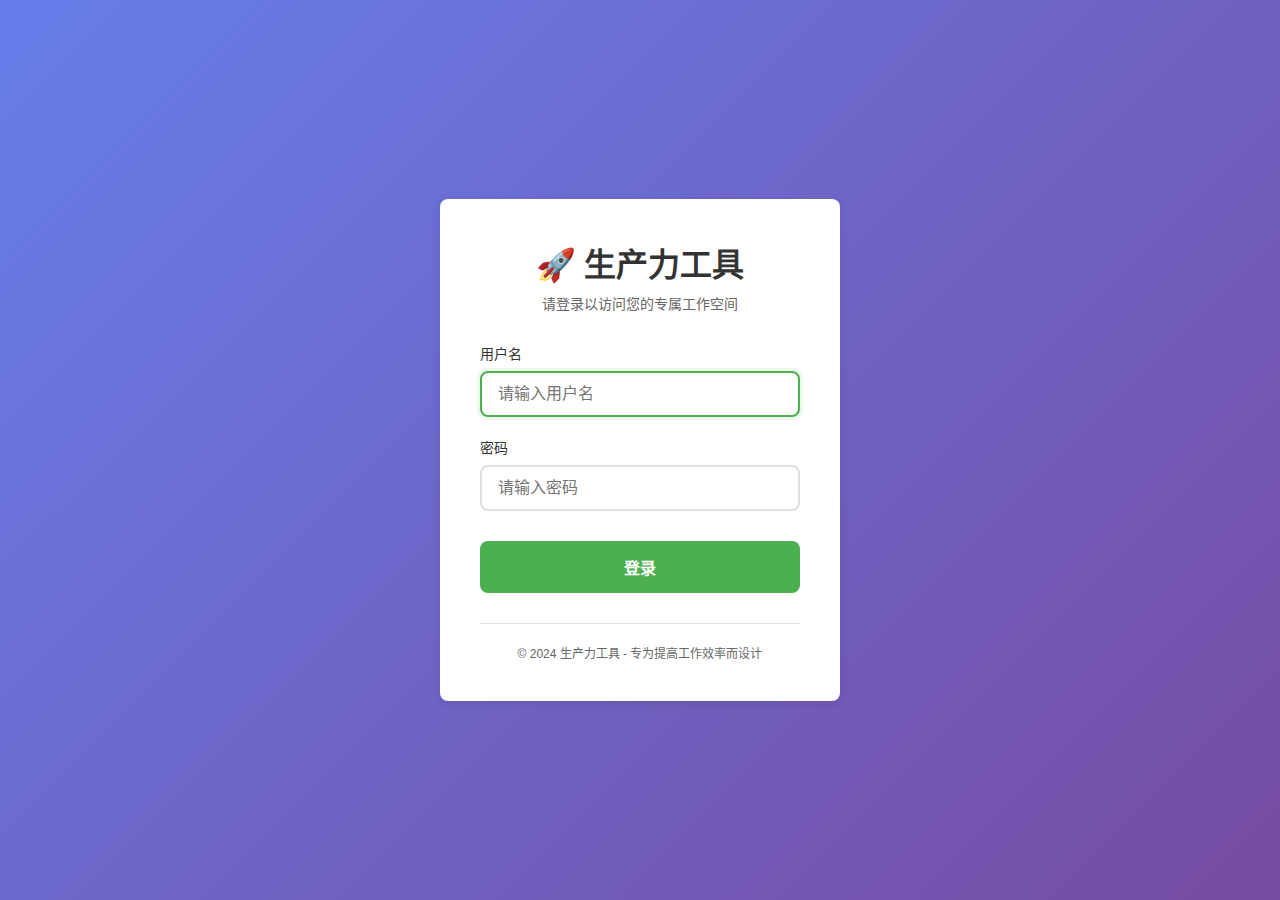
<file: index.html>
<!DOCTYPE html>
<html lang="zh-CN">

<head>
    <meta charset="UTF-8">
    <meta name="viewport" content="width=device-width, initial-scale=1.0">
    <meta name="description" content="待办清单 + 番茄钟 + Markdown笔记 - 提高生产力的一体化工具">
    <meta name="keywords" content="待办清单,番茄钟,Markdown笔记,生产力工具,时间管理,任务管理">
    <meta name="author" content="生产力工具">
    
    <!-- PWA支持 -->
    <link rel="manifest" href="manifest.json">
    <meta name="theme-color" content="#4CAF50">
    <meta name="apple-mobile-web-app-capable" content="yes">
    <meta name="apple-mobile-web-app-status-bar-style" content="default">
    <meta name="apple-mobile-web-app-title" content="生产力工具">
    
    <!-- 社交媒体分享 -->
    <meta property="og:title" content="生产力工具 - 待办清单 + 番茄钟 + 笔记">
    <meta property="og:description" content="集成待办清单、番茄钟计时器和Markdown笔记的一体化生产力工具">
    <meta property="og:type" content="website">
    <meta property="og:image" content="https://你的域名.com/preview.png">
    
    <title>haolin的生产力工具 - 待办清单 + 番茄钟 + 笔记</title>
    <link rel="stylesheet" href="style.css">
</head>

<body>
    <!-- 侧边栏 -->
    <aside class="sidebar" id="sidebar">
        <div class="sidebar-toggle" id="sidebarToggle">
            <span class="toggle-icon">‹</span>
        </div>
        <div class="sidebar-content">
            <div class="user-profile">
                <div class="user-avatar">👤</div>
                <div class="user-details">
                    <div class="username" id="username-display">haolin</div>
                    <div class="user-status">在线</div>
                </div>
            </div>
            <nav class="sidebar-nav">
                <div class="nav-item active">
                    <span class="nav-icon">📝</span>
                    <span class="nav-text">待办清单</span>
                </div>
                <div class="nav-item">
                    <span class="nav-icon">🍅</span>
                    <span class="nav-text">番茄钟</span>
                </div>
                <div class="nav-item">
                    <span class="nav-icon">📄</span>
                    <span class="nav-text">笔记</span>
                </div>
            </nav>
            <div class="sidebar-footer">
                <button id="logout-btn" class="logout-btn" title="登出" onclick="window.forceLogout()">
                    <span class="logout-icon">🚪</span>
                    <span class="logout-text">登出</span>
                </button>
            </div>
        </div>
    </aside>

    <main class="main-content" id="mainContent">
        <div class="container">
            <!-- 待办清单区域 -->
        <section class="todo-section" aria-label="待办清单">
            <header class="section-header">
                <h2>📝 待办清单</h2>
            </header>
            <div class="todo-input-container">
                <input type="text" id="todo-input" placeholder="输入新任务，按回车添加..." aria-label="新任务输入框" maxlength="200">
            </div>
            <ul id="todo-list" class="todo-list" role="list" aria-label="待办事项列表">
                <!-- 待办事项将在这里动态生成 -->
            </ul>
            <div class="todo-stats">
                <span id="todo-count">0 个任务</span>
            </div>
        </section>

        <!-- 番茄钟区域 -->
        <section class="pomodoro-section" aria-label="番茄钟计时器">
            <header class="section-header">
                <h2>🍅 番茄钟</h2>
            </header>
            <div class="timer-display">
                <div id="timer-time" class="timer-time" aria-live="polite">25:00</div>
                <div id="timer-mode" class="timer-mode">工作时间</div>
            </div>
            <div class="timer-controls">
                <button id="timer-start" class="btn btn-primary" aria-label="开始计时">
                    开始
                </button>
                <button id="timer-pause" class="btn btn-secondary" aria-label="暂停计时" disabled>
                    暂停
                </button>
                <button id="timer-reset" class="btn btn-secondary" aria-label="重置计时器">
                    重置
                </button>
            </div>
            <div class="timer-stats">
                <div class="stat-item">
                    <span class="stat-label">已完成:</span>
                    <span id="completed-sessions">0</span> 个番茄钟
                </div>
            </div>
        </section>

        <!-- Markdown笔记区域 -->
        <section class="notes-section" aria-label="Markdown笔记">
            <header class="section-header">
                <h2>📄 Markdown 笔记</h2>
            </header>
            <div class="notes-container">
                <div class="notes-editor">
                    <label for="markdown-input" class="sr-only">Markdown编辑器</label>
                    <textarea id="markdown-input" class="markdown-input" placeholder="在这里输入Markdown文本...

# 示例标题
- 列表项目
- **粗体文本**
- *斜体文本*
- [链接](https://example.com)" aria-label="Markdown文本编辑区域"></textarea>
                </div>
                <div class="notes-preview">
                    <div id="markdown-preview" class="markdown-preview" aria-label="Markdown预览区域">
                        <p class="preview-placeholder">Markdown预览将在这里显示...</p>
                    </div>
                </div>
            </div>
        </section>
        </div>
    </main>

    <!-- 音频提示 -->
    <audio id="notification-sound" preload="auto" aria-hidden="true">
        <!-- 使用Web Audio API生成提示音，无需外部文件 -->
    </audio>

    <script src="app.js"></script>
</body>

</html>
</file>
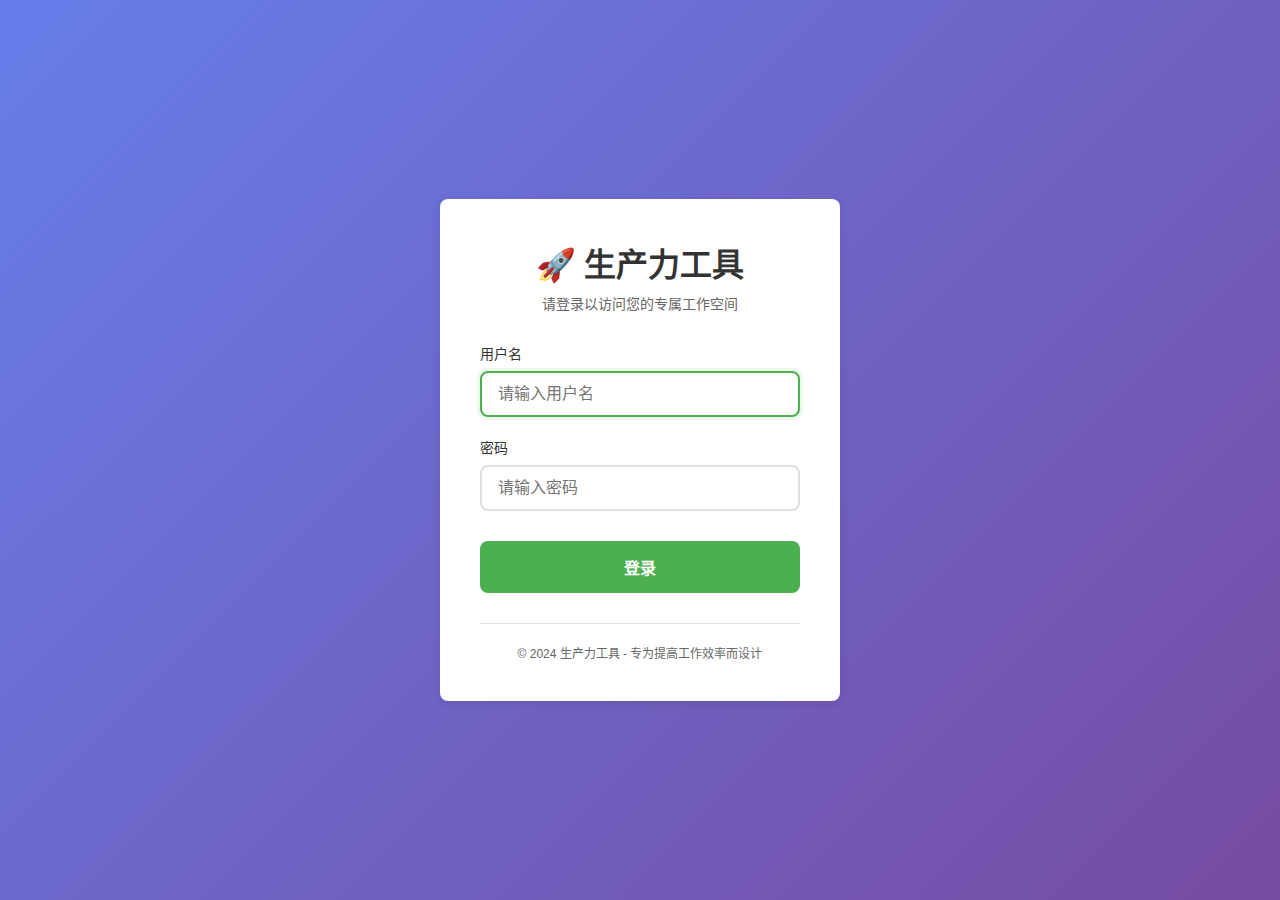
<file: login.html>
<!DOCTYPE html>
<html lang="zh-CN">
<head>
    <meta charset="UTF-8">
    <meta name="viewport" content="width=device-width, initial-scale=1.0">
    <meta name="description" content="生产力工具 - 登录页面">
    <title>登录 - 生产力工具</title>
    <style>
        :root {
            --primary-color: #4CAF50;
            --primary-hover: #45a049;
            --danger-color: #f44336;
            --text-color: #333;
            --text-light: #666;
            --bg-color: #f5f5f5;
            --card-bg: #ffffff;
            --border-color: #e0e0e0;
            --shadow: 0 2px 8px rgba(0, 0, 0, 0.1);
            --border-radius: 8px;
            --font-family: -apple-system, BlinkMacSystemFont, 'Segoe UI', Roboto, sans-serif;
        }

        * {
            margin: 0;
            padding: 0;
            box-sizing: border-box;
        }

        body {
            font-family: var(--font-family);
            background: linear-gradient(135deg, #667eea 0%, #764ba2 100%);
            min-height: 100vh;
            display: flex;
            align-items: center;
            justify-content: center;
            padding: 20px;
        }

        .login-container {
            background: var(--card-bg);
            border-radius: var(--border-radius);
            box-shadow: var(--shadow);
            padding: 40px;
            width: 100%;
            max-width: 400px;
            text-align: center;
        }

        .login-header {
            margin-bottom: 30px;
        }

        .login-title {
            font-size: 2rem;
            color: var(--text-color);
            margin-bottom: 8px;
            font-weight: 600;
        }

        .login-subtitle {
            color: var(--text-light);
            font-size: 14px;
        }

        .login-form {
            display: flex;
            flex-direction: column;
            gap: 20px;
        }

        .form-group {
            text-align: left;
        }

        .form-label {
            display: block;
            margin-bottom: 8px;
            color: var(--text-color);
            font-weight: 500;
            font-size: 14px;
        }

        .form-input {
            width: 100%;
            padding: 12px 16px;
            border: 2px solid var(--border-color);
            border-radius: var(--border-radius);
            font-size: 16px;
            transition: all 0.2s ease;
            background: var(--card-bg);
        }

        .form-input:focus {
            outline: none;
            border-color: var(--primary-color);
            box-shadow: 0 0 0 3px rgba(76, 175, 80, 0.1);
        }

        .login-btn {
            width: 100%;
            padding: 14px;
            background: var(--primary-color);
            color: white;
            border: none;
            border-radius: var(--border-radius);
            font-size: 16px;
            font-weight: 600;
            cursor: pointer;
            transition: all 0.2s ease;
            margin-top: 10px;
        }

        .login-btn:hover {
            background: var(--primary-hover);
            transform: translateY(-1px);
            box-shadow: 0 4px 12px rgba(76, 175, 80, 0.3);
        }

        .login-btn:active {
            transform: translateY(0);
        }

        .error-message {
            background: #ffebee;
            color: var(--danger-color);
            padding: 12px;
            border-radius: var(--border-radius);
            font-size: 14px;
            margin-top: 15px;
            border: 1px solid #ffcdd2;
            display: none;
        }

        .success-message {
            background: #e8f5e8;
            color: var(--primary-color);
            padding: 12px;
            border-radius: var(--border-radius);
            font-size: 14px;
            margin-top: 15px;
            border: 1px solid #c8e6c9;
            display: none;
        }

        .login-footer {
            margin-top: 30px;
            padding-top: 20px;
            border-top: 1px solid var(--border-color);
            color: var(--text-light);
            font-size: 12px;
        }

        .loading {
            opacity: 0.7;
            pointer-events: none;
        }

        .loading .login-btn {
            background: var(--text-light);
        }

        /* 响应式设计 */
        @media (max-width: 480px) {
            .login-container {
                padding: 30px 20px;
                margin: 10px;
            }

            .login-title {
                font-size: 1.5rem;
            }
        }

        /* 动画效果 */
        .login-container {
            animation: fadeInUp 0.6s ease-out;
        }

        @keyframes fadeInUp {
            from {
                opacity: 0;
                transform: translateY(30px);
            }
            to {
                opacity: 1;
                transform: translateY(0);
            }
        }

        .shake {
            animation: shake 0.5s ease-in-out;
        }

        @keyframes shake {
            0%, 100% { transform: translateX(0); }
            25% { transform: translateX(-5px); }
            75% { transform: translateX(5px); }
        }
    </style>
</head>
<body>
    <div class="login-container" id="loginContainer">
        <div class="login-header">
            <h1 class="login-title">🚀 生产力工具</h1>
            <p class="login-subtitle">请登录以访问您的专属工作空间</p>
        </div>

        <form class="login-form" id="loginForm">
            <div class="form-group">
                <label for="username" class="form-label">用户名</label>
                <input 
                    type="text" 
                    id="username" 
                    name="username" 
                    class="form-input" 
                    placeholder="请输入用户名"
                    required
                    autocomplete="username"
                >
            </div>

            <div class="form-group">
                <label for="password" class="form-label">密码</label>
                <input 
                    type="password" 
                    id="password" 
                    name="password" 
                    class="form-input" 
                    placeholder="请输入密码"
                    required
                    autocomplete="current-password"
                >
            </div>

            <button type="submit" class="login-btn" id="loginBtn">
                登录
            </button>
        </form>

        <div class="error-message" id="errorMessage">
            用户名或密码错误，请重试
        </div>

        <div class="success-message" id="successMessage">
            登录成功，正在跳转...
        </div>

        <div class="login-footer">
            <p>© 2024 生产力工具 - 专为提高工作效率而设计</p>
        </div>
    </div>

    <script>
        // 登录配置
        const LOGIN_CONFIG = {
            username: 'haolin',
            password: '123456',
            sessionKey: 'productivity_tools_session',
            redirectUrl: 'index.html'
        };

        // DOM元素
        const loginForm = document.getElementById('loginForm');
        const loginContainer = document.getElementById('loginContainer');
        const errorMessage = document.getElementById('errorMessage');
        const successMessage = document.getElementById('successMessage');
        const loginBtn = document.getElementById('loginBtn');
        const usernameInput = document.getElementById('username');
        const passwordInput = document.getElementById('password');

        // 检查是否已登录
        function checkExistingSession() {
            const session = localStorage.getItem(LOGIN_CONFIG.sessionKey);
            if (session) {
                try {
                    const sessionData = JSON.parse(session);
                    const now = new Date().getTime();
                    
                    // 检查会话是否过期（24小时）
                    if (sessionData.expires > now) {
                        // 会话有效，直接跳转
                        window.location.href = LOGIN_CONFIG.redirectUrl;
                        return true;
                    } else {
                        // 会话过期，清除
                        localStorage.removeItem(LOGIN_CONFIG.sessionKey);
                    }
                } catch (e) {
                    localStorage.removeItem(LOGIN_CONFIG.sessionKey);
                }
            }
            return false;
        }

        // 显示错误消息
        function showError(message) {
            errorMessage.textContent = message;
            errorMessage.style.display = 'block';
            successMessage.style.display = 'none';
            
            // 添加震动效果
            loginContainer.classList.add('shake');
            setTimeout(() => {
                loginContainer.classList.remove('shake');
            }, 500);
        }

        // 显示成功消息
        function showSuccess(message) {
            successMessage.textContent = message;
            successMessage.style.display = 'block';
            errorMessage.style.display = 'none';
        }

        // 隐藏消息
        function hideMessages() {
            errorMessage.style.display = 'none';
            successMessage.style.display = 'none';
        }

        // 设置加载状态
        function setLoading(loading) {
            if (loading) {
                loginContainer.classList.add('loading');
                loginBtn.textContent = '登录中...';
            } else {
                loginContainer.classList.remove('loading');
                loginBtn.textContent = '登录';
            }
        }

        // 创建会话
        function createSession() {
            const sessionData = {
                username: LOGIN_CONFIG.username,
                loginTime: new Date().getTime(),
                expires: new Date().getTime() + (24 * 60 * 60 * 1000) // 24小时后过期
            };
            
            localStorage.setItem(LOGIN_CONFIG.sessionKey, JSON.stringify(sessionData));
        }

        // 验证登录
        function validateLogin(username, password) {
            // 简单的客户端验证（注意：这不是安全的生产环境做法）
            return username === LOGIN_CONFIG.username && password === LOGIN_CONFIG.password;
        }

        // 处理登录
        function handleLogin(event) {
            event.preventDefault();
            
            const username = usernameInput.value.trim();
            const password = passwordInput.value;

            // 基本验证
            if (!username || !password) {
                showError('请输入用户名和密码');
                return;
            }

            hideMessages();
            setLoading(true);

            // 模拟网络延迟
            setTimeout(() => {
                if (validateLogin(username, password)) {
                    // 登录成功
                    createSession();
                    showSuccess('登录成功，正在跳转...');
                    
                    // 延迟跳转
                    setTimeout(() => {
                        window.location.href = LOGIN_CONFIG.redirectUrl;
                    }, 1500);
                } else {
                    // 登录失败
                    setLoading(false);
                    showError('用户名或密码错误，请重试');
                    
                    // 清空密码输入框
                    passwordInput.value = '';
                    passwordInput.focus();
                }
            }, 800);
        }

        // 事件监听器
        loginForm.addEventListener('submit', handleLogin);

        // 输入框事件监听
        usernameInput.addEventListener('input', hideMessages);
        passwordInput.addEventListener('input', hideMessages);

        // 回车键快捷登录
        document.addEventListener('keydown', (event) => {
            if (event.key === 'Enter' && !loginContainer.classList.contains('loading')) {
                handleLogin(event);
            }
        });

        // 页面加载时检查会话
        document.addEventListener('DOMContentLoaded', () => {
            if (!checkExistingSession()) {
                // 聚焦到用户名输入框
                usernameInput.focus();
            }
        });

        // 防止返回按钮
        window.addEventListener('pageshow', (event) => {
            if (event.persisted) {
                checkExistingSession();
            }
        });
    </script>
</body>
</html>
</file>
<file: style.css>
/* CSS变量定义 */
:root {
    --primary-color: #4CAF50;
    --primary-hover: #45a049;
    --secondary-color: #2196F3;
    --secondary-hover: #1976D2;
    --accent-color: #FF9800;
    --danger-color: #f44336;
    --text-color: #333;
    --text-light: #666;
    --bg-color: #f5f5f5;
    --card-bg: #ffffff;
    --border-color: #e0e0e0;
    --shadow: 0 2px 8px rgba(0, 0, 0, 0.1);
    --shadow-hover: 0 4px 12px rgba(0, 0, 0, 0.15);
    --border-radius: 8px;
    --spacing: 16px;
    --font-family: -apple-system, BlinkMacSystemFont, 'Segoe UI', Roboto, sans-serif;
    --transition: all 0.2s ease;
}

/* 基础重置和全局样式 */
* {
    margin: 0;
    padding: 0;
    box-sizing: border-box;
}

body {
    font-family: var(--font-family);
    background-color: var(--bg-color);
    color: var(--text-color);
    line-height: 1.6;
    min-height: 100vh;
    margin: 0;
    padding: 0;
    overflow-x: hidden;
}

/* 侧边栏样式 */
.sidebar {
    position: fixed;
    left: 0;
    top: 0;
    width: 280px;
    height: 100vh;
    background: linear-gradient(180deg, var(--card-bg) 0%, #f8f9fa 100%);
    box-shadow: 2px 0 15px rgba(0, 0, 0, 0.1);
    transform: translateX(-250px);
    transition: all 0.3s cubic-bezier(0.4, 0, 0.2, 1);
    z-index: 1000;
    display: flex;
    flex-direction: column;
    border-right: 1px solid var(--border-color);
}

.sidebar.expanded {
    transform: translateX(0);
}

.sidebar-toggle {
    position: absolute;
    right: -25px;
    top: 50%;
    transform: translateY(-50%);
    width: 25px;
    height: 50px;
    background: rgba(255, 255, 255, 0.95);
    border: 1px solid var(--border-color);
    border-left: none;
    border-radius: 0 8px 8px 0;
    display: flex;
    align-items: center;
    justify-content: center;
    cursor: pointer;
    transition: var(--transition);
    box-shadow: 1px 0 3px rgba(0, 0, 0, 0.05);
    backdrop-filter: blur(10px);
}

.sidebar-toggle::after {
    content: '展开';
    position: absolute;
    right: -50px;
    top: 50%;
    transform: translateY(-50%);
    background: rgba(255, 255, 255, 0.95);
    color: var(--text-light);
    padding: 4px 8px;
    border: 1px solid var(--border-color);
    border-radius: 4px;
    font-size: 11px;
    white-space: nowrap;
    opacity: 0;
    pointer-events: none;
    transition: opacity 0.3s ease;
    box-shadow: 0 2px 4px rgba(0, 0, 0, 0.1);
}

.sidebar-toggle:hover::after {
    opacity: 1;
}

.sidebar.expanded .sidebar-toggle::after {
    content: '收起';
}

.sidebar-toggle:hover {
    background: rgba(255, 255, 255, 1);
    border-color: var(--primary-color);
    box-shadow: 1px 0 8px rgba(76, 175, 80, 0.2);
}

.toggle-icon {
    color: var(--text-light);
    font-size: 16px;
    transition: all 0.3s ease;
}

.sidebar.expanded .toggle-icon {
    transform: rotate(180deg);
    color: var(--primary-color);
}

.sidebar-toggle:hover .toggle-icon {
    color: var(--primary-color);
}

.sidebar-content {
    padding: 20px;
    flex: 1;
    display: flex;
    flex-direction: column;
    opacity: 0;
    transition: opacity 0.3s ease 0.1s;
}

.sidebar.expanded .sidebar-content {
    opacity: 1;
}

/* 用户资料区域 */
.user-profile {
    display: flex;
    align-items: center;
    gap: 12px;
    padding: 16px;
    background: var(--bg-color);
    border-radius: var(--border-radius);
    margin-bottom: 20px;
}

.user-avatar {
    width: 48px;
    height: 48px;
    background: var(--primary-color);
    border-radius: 50%;
    display: flex;
    align-items: center;
    justify-content: center;
    font-size: 24px;
    color: white;
}

.user-details {
    flex: 1;
}

.username {
    font-size: 16px;
    font-weight: 600;
    color: var(--text-color);
    margin-bottom: 4px;
}

.user-status {
    font-size: 12px;
    color: var(--primary-color);
    font-weight: 500;
}

/* 导航菜单 */
.sidebar-nav {
    flex: 1;
}

.nav-item {
    display: flex;
    align-items: center;
    gap: 12px;
    padding: 12px 16px;
    border-radius: var(--border-radius);
    cursor: pointer;
    transition: var(--transition);
    margin-bottom: 8px;
}

.nav-item:hover {
    background: var(--bg-color);
}

.nav-item.active {
    background: var(--primary-color);
    color: white;
}

.nav-icon {
    font-size: 18px;
    width: 24px;
    text-align: center;
}

.nav-text {
    font-size: 14px;
    font-weight: 500;
}

/* 侧边栏底部 */
.sidebar-footer {
    margin-top: auto;
    padding-top: 20px;
    border-top: 1px solid var(--border-color);
}

.logout-btn {
    width: 100%;
    background: var(--danger-color);
    color: white;
    border: none;
    padding: 12px 16px;
    border-radius: var(--border-radius);
    font-size: 14px;
    cursor: pointer;
    transition: var(--transition);
    font-weight: 500;
    display: flex;
    align-items: center;
    justify-content: center;
    gap: 8px;
}

.logout-btn:hover {
    background: #d32f2f;
    transform: translateY(-1px);
    box-shadow: 0 2px 8px rgba(244, 67, 54, 0.3);
}

.logout-icon {
    font-size: 16px;
}

.logout-text {
    font-size: 14px;
}

/* 主内容区域 */
.main-content {
    margin-left: 30px;
    padding: var(--spacing);
    transition: margin-left 0.3s ease;
    min-height: 100vh;
}

.main-content.sidebar-expanded {
    margin-left: 280px;
}

/* 主容器 - 三列网格布局 */
.container {
    display: grid;
    grid-template-columns: 1fr 1fr 1fr;
    gap: var(--spacing);
    max-width: 1400px;
    margin: 0 auto;
    min-height: calc(100vh - 32px);
}

/* 通用区域样式 */
.todo-section,
.pomodoro-section,
.notes-section {
    background: var(--card-bg);
    border-radius: var(--border-radius);
    box-shadow: var(--shadow);
    padding: var(--spacing);
    display: flex;
    flex-direction: column;
}

/* 区域标题 */
.section-header {
    margin-bottom: var(--spacing);
    border-bottom: 2px solid var(--border-color);
    padding-bottom: 12px;
}

.section-header h2 {
    font-size: 1.5rem;
    font-weight: 600;
    color: var(--text-color);
}

/* 按钮通用样式 */
.btn {
    padding: 10px 16px;
    border: none;
    border-radius: var(--border-radius);
    font-size: 14px;
    font-weight: 500;
    cursor: pointer;
    transition: var(--transition);
    outline: none;
    will-change: transform, box-shadow;
}

.btn:focus {
    box-shadow: 0 0 0 3px rgba(76, 175, 80, 0.3);
}

.btn-primary {
    background-color: var(--primary-color);
    color: white;
}

.btn-primary:hover:not(:disabled) {
    background-color: var(--primary-hover);
    transform: translateY(-1px);
    box-shadow: var(--shadow-hover);
}

.btn-secondary {
    background-color: var(--secondary-color);
    color: white;
}

.btn-secondary:hover:not(:disabled) {
    background-color: var(--secondary-hover);
    transform: translateY(-1px);
    box-shadow: var(--shadow-hover);
}

.btn:disabled {
    opacity: 0.6;
    cursor: not-allowed;
    transform: none;
}

/* 待办清单样式 */
.todo-input-container {
    margin-bottom: var(--spacing);
}

#todo-input {
    width: 100%;
    padding: 12px;
    border: 2px solid var(--border-color);
    border-radius: var(--border-radius);
    font-size: 14px;
    transition: var(--transition);
    will-change: border-color, box-shadow;
}

#todo-input:focus {
    outline: none;
    border-color: var(--primary-color);
    box-shadow: 0 0 0 3px rgba(76, 175, 80, 0.1);
}

.todo-list {
    list-style: none;
    flex: 1;
    overflow-y: auto;
    margin-bottom: var(--spacing);
}

.todo-item {
    display: flex;
    align-items: center;
    padding: 12px;
    margin-bottom: 8px;
    background: var(--bg-color);
    border-radius: var(--border-radius);
    transition: var(--transition);
    will-change: transform, box-shadow;
}

.todo-item:hover {
    transform: translateX(4px);
    box-shadow: var(--shadow-hover);
}

.todo-item.completed {
    opacity: 0.7;
}

.todo-item.completed .todo-text {
    text-decoration: line-through;
    color: var(--text-light);
}

.todo-checkbox {
    margin-right: 12px;
    width: 18px;
    height: 18px;
    cursor: pointer;
}

.todo-text {
    flex: 1;
    font-size: 14px;
}

.todo-delete {
    background: var(--danger-color);
    color: white;
    border: none;
    border-radius: 4px;
    padding: 4px 8px;
    font-size: 12px;
    cursor: pointer;
    opacity: 0;
    transition: opacity 0.2s ease;
}

.todo-item:hover .todo-delete {
    opacity: 1;
}

.todo-stats {
    padding: 12px;
    background: var(--bg-color);
    border-radius: var(--border-radius);
    text-align: center;
    font-size: 14px;
    color: var(--text-light);
}

/* 番茄钟样式 */
.timer-display {
    text-align: center;
    margin-bottom: calc(var(--spacing) * 2);
}

.timer-time {
    font-size: 3rem;
    font-weight: 700;
    color: var(--primary-color);
    margin-bottom: 8px;
    font-family: 'Courier New', monospace;
}

.timer-mode {
    font-size: 1.1rem;
    color: var(--text-light);
    font-weight: 500;
}

.timer-controls {
    display: flex;
    gap: 12px;
    justify-content: center;
    margin-bottom: calc(var(--spacing) * 2);
}

.timer-controls .btn {
    flex: 1;
    max-width: 100px;
}

.timer-stats {
    margin-top: auto;
    padding: 16px;
    background: var(--bg-color);
    border-radius: var(--border-radius);
    text-align: center;
}

.stat-item {
    font-size: 14px;
    color: var(--text-light);
}

.stat-label {
    margin-right: 8px;
}

/* Markdown笔记样式 */
.notes-container {
    display: flex;
    flex-direction: column;
    flex: 1;
    gap: var(--spacing);
}

.notes-editor {
    flex: 1;
}

.markdown-input {
    width: 100%;
    height: 300px;
    padding: 12px;
    border: 2px solid var(--border-color);
    border-radius: var(--border-radius);
    font-family: 'Courier New', monospace;
    font-size: 14px;
    resize: vertical;
    transition: var(--transition);
    will-change: border-color, box-shadow;
}

.markdown-input:focus {
    outline: none;
    border-color: var(--secondary-color);
    box-shadow: 0 0 0 3px rgba(33, 150, 243, 0.1);
}

.notes-preview {
    flex: 1;
}

.markdown-preview {
    height: 300px;
    padding: 12px;
    border: 2px solid var(--border-color);
    border-radius: var(--border-radius);
    background: var(--card-bg);
    overflow-y: auto;
    font-size: 14px;
    line-height: 1.6;
}

.preview-placeholder {
    color: var(--text-light);
    font-style: italic;
}

/* Markdown预览内容样式 */
.markdown-preview h1,
.markdown-preview h2,
.markdown-preview h3 {
    margin: 16px 0 8px 0;
    color: var(--text-color);
}

.markdown-preview h1 {
    font-size: 1.5rem;
}

.markdown-preview h2 {
    font-size: 1.3rem;
}

.markdown-preview h3 {
    font-size: 1.1rem;
}

.markdown-preview p {
    margin: 8px 0;
}

.markdown-preview ul,
.markdown-preview ol {
    margin: 8px 0;
    padding-left: 24px;
}

.markdown-preview li {
    margin: 4px 0;
}

.markdown-preview strong {
    font-weight: 600;
}

.markdown-preview em {
    font-style: italic;
}

.markdown-preview a {
    color: var(--secondary-color);
    text-decoration: none;
}

.markdown-preview a:hover {
    text-decoration: underline;
}

.markdown-preview code {
    background: var(--bg-color);
    padding: 2px 4px;
    border-radius: 3px;
    font-family: 'Courier New', monospace;
    font-size: 0.9em;
}

.markdown-preview pre {
    background: var(--bg-color);
    padding: 12px;
    border-radius: var(--border-radius);
    overflow-x: auto;
    margin: 12px 0;
}

.markdown-preview pre code {
    background: none;
    padding: 0;
}

.markdown-preview del {
    color: var(--text-light);
}

/* 无障碍辅助类 */
.sr-only {
    position: absolute;
    width: 1px;
    height: 1px;
    padding: 0;
    margin: -1px;
    overflow: hidden;
    clip: rect(0, 0, 0, 0);
    white-space: nowrap;
    border: 0;
}

/* 响应式设计 */
/* 平板端 (768px - 1024px) */
@media (max-width: 1024px) {
    .container {
        grid-template-columns: 1fr 1fr;
        grid-template-rows: auto auto;
    }

    .notes-section {
        grid-column: 1 / -1;
    }

    .notes-container {
        flex-direction: row;
    }

    .notes-editor,
    .notes-preview {
        flex: 1;
    }
}

/* 移动端 (< 768px) */
@media (max-width: 768px) {
    .main-content {
        margin-left: 0;
        padding: 8px;
    }

    .main-content.sidebar-expanded {
        margin-left: 0;
    }

    .sidebar {
        width: 100%;
        transform: translateX(-100%);
    }

    .sidebar.expanded {
        transform: translateX(0);
    }

    .sidebar-toggle {
        right: -50px;
        width: 50px;
        height: 50px;
    }

    .toggle-icon {
        font-size: 20px;
    }

    .container {
        grid-template-columns: 1fr;
        gap: 12px;
    }

    .section-header h2 {
        font-size: 1.3rem;
    }

    .timer-time {
        font-size: 2.5rem;
    }

    .timer-controls {
        flex-direction: column;
        gap: 8px;
    }

    .timer-controls .btn {
        max-width: none;
    }

    .notes-container {
        flex-direction: column;
    }

    .markdown-input,
    .markdown-preview {
        height: 250px;
    }

    .btn {
        padding: 12px 16px;
        font-size: 16px;
        /* 防止iOS缩放 */
    }

    #todo-input {
        font-size: 16px;
        /* 防止iOS缩放 */
    }
}

/* 小屏幕移动端 (< 480px) */
@media (max-width: 480px) {
    .main-content {
        padding: 4px;
    }

    .container {
        gap: 8px;
    }

    .todo-section,
    .pomodoro-section,
    .notes-section {
        padding: 12px;
    }

    .timer-time {
        font-size: 2rem;
    }

    .markdown-input,
    .markdown-preview {
        height: 200px;
    }

    .sidebar-content {
        padding: 15px;
    }

    .user-profile {
        padding: 12px;
    }

    .nav-item {
        padding: 10px 12px;
    }
}

/* 番茄钟通知动画 */
@keyframes pulse {
    0% {
        transform: scale(1);
        opacity: 1;
    }

    50% {
        transform: scale(1.05);
        opacity: 0.8;
    }

    100% {
        transform: scale(1);
        opacity: 1;
    }
}

.timer-time.pulse {
    animation: pulse 0.5s ease-in-out 3;
}

/* 通知样式增强 */
.pomodoro-notification {
    font-family: var(--font-family);
}

.pomodoro-notification h3 {
    color: var(--text-color);
}

.pomodoro-notification .notification-close:hover {
    color: var(--text-color);
    background: var(--bg-color);
    border-radius: 50%;
}
</file>
